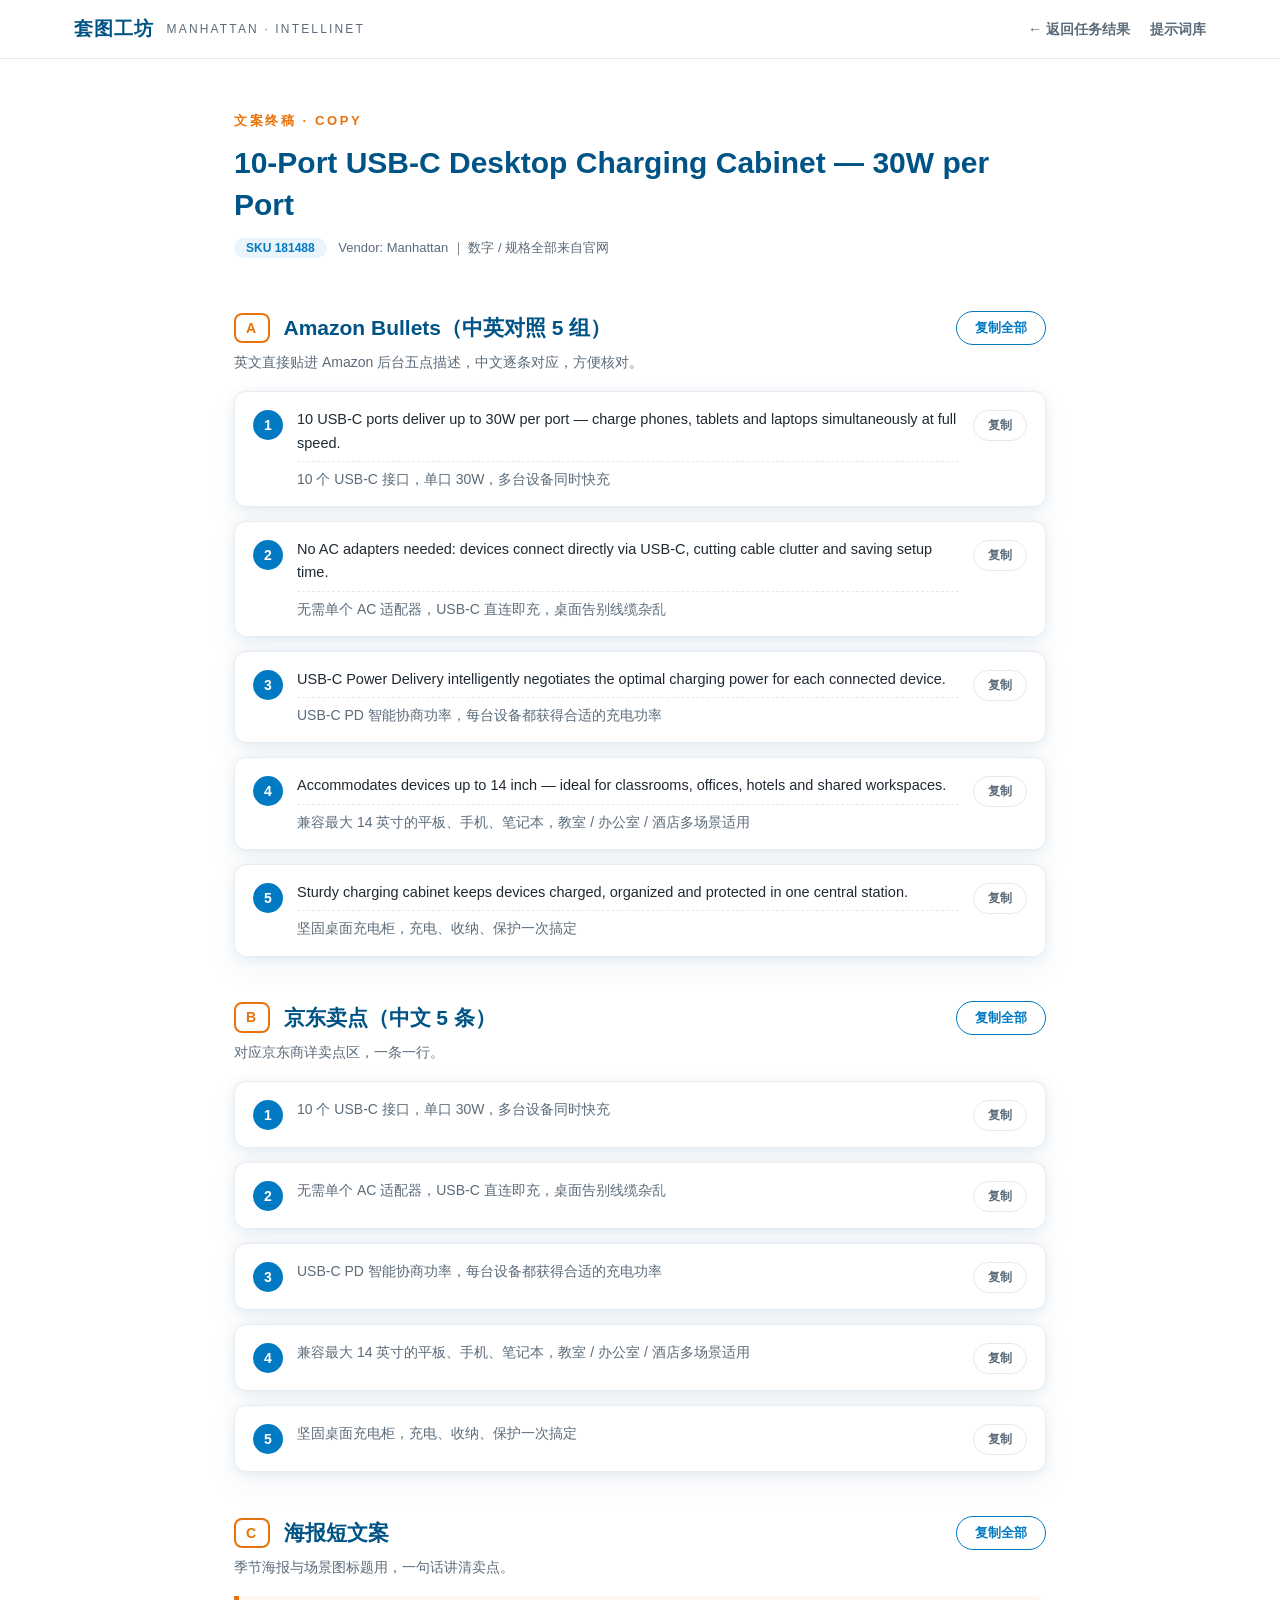
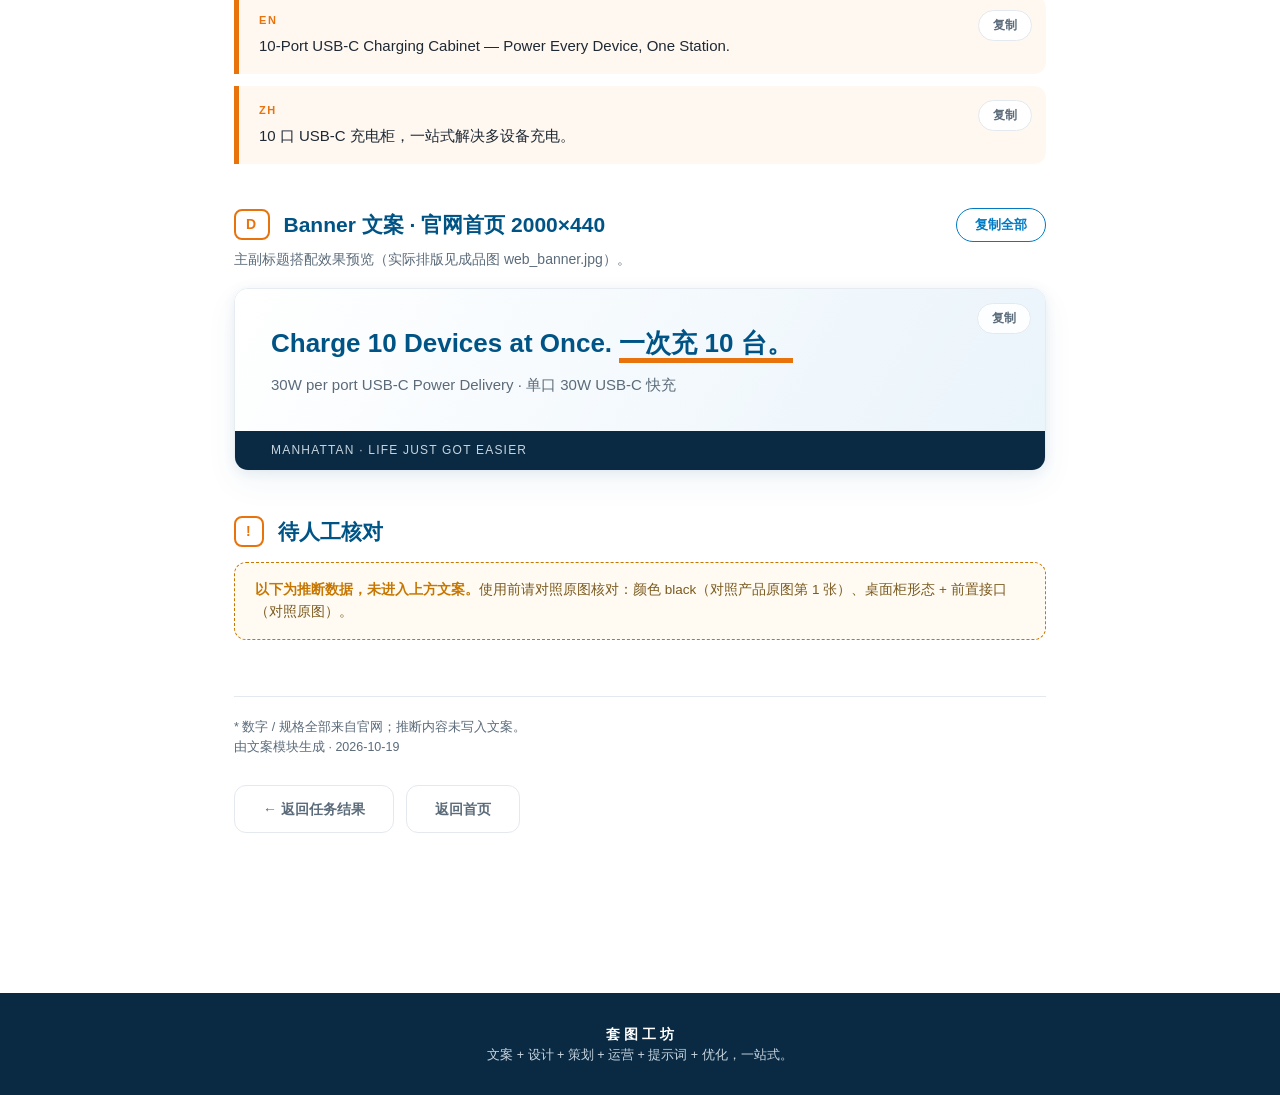
<file: design-draft/doc.html>
<!DOCTYPE html>
<html lang="zh-CN">
<head>
<meta charset="utf-8">
<meta name="viewport" content="width=device-width, initial-scale=1">
<title>文案终稿 · 套图工坊</title>
<link rel="stylesheet" href="style.css">
</head>
<body>

<header class="topbar">
  <div class="topbar-inner">
    <a class="logo" href="index.html">套图工坊</a>
    <span class="sub">MANHATTAN · INTELLINET</span>
    <nav class="nav">
      <a href="result.html">← 返回任务结果</a>
      <a href="prompts.html">提示词库</a>
    </nav>
  </div>
</header>

<div class="doc-page">
  <div class="doc-hero">
    <div class="kicker">文案终稿 · COPY</div>
    <h1>10-Port USB-C Desktop Charging Cabinet — 30W per Port</h1>
    <div class="sku"><b>SKU 181488</b> Vendor: Manhattan ｜ 数字 / 规格全部来自官网</div>
  </div>

  <!-- Amazon Bullets -->
  <section class="doc-sec">
    <div class="sec-kicker"><span class="sec-num">A</span><h2>Amazon Bullets（中英对照 5 组）</h2><span class="sec-copy"><button class="copy-all">复制全部</button></span></div>
    <p class="doc-lead">英文直接贴进 Amazon 后台五点描述，中文逐条对应，方便核对。</p>
    <ol class="bullet-list">
      <li><span class="n">1</span><span class="bi"><span class="en">10 USB-C ports deliver up to 30W per port — charge phones, tablets and laptops simultaneously at full speed.</span><span class="zh">10 个 USB-C 接口，单口 30W，多台设备同时快充</span></span><button class="copy-line">复制</button></li>
      <li><span class="n">2</span><span class="bi"><span class="en">No AC adapters needed: devices connect directly via USB-C, cutting cable clutter and saving setup time.</span><span class="zh">无需单个 AC 适配器，USB-C 直连即充，桌面告别线缆杂乱</span></span><button class="copy-line">复制</button></li>
      <li><span class="n">3</span><span class="bi"><span class="en">USB-C Power Delivery intelligently negotiates the optimal charging power for each connected device.</span><span class="zh">USB-C PD 智能协商功率，每台设备都获得合适的充电功率</span></span><button class="copy-line">复制</button></li>
      <li><span class="n">4</span><span class="bi"><span class="en">Accommodates devices up to 14 inch — ideal for classrooms, offices, hotels and shared workspaces.</span><span class="zh">兼容最大 14 英寸的平板、手机、笔记本，教室 / 办公室 / 酒店多场景适用</span></span><button class="copy-line">复制</button></li>
      <li><span class="n">5</span><span class="bi"><span class="en">Sturdy charging cabinet keeps devices charged, organized and protected in one central station.</span><span class="zh">坚固桌面充电柜，充电、收纳、保护一次搞定</span></span><button class="copy-line">复制</button></li>
    </ol>
  </section>

  <!-- 京东卖点 -->
  <section class="doc-sec">
    <div class="sec-kicker"><span class="sec-num">B</span><h2>京东卖点（中文 5 条）</h2><span class="sec-copy"><button class="copy-all">复制全部</button></span></div>
    <p class="doc-lead">对应京东商详卖点区，一条一行。</p>
    <ol class="bullet-list">
      <li><span class="n">1</span><span class="bi"><span class="zh" style="border:none;padding:0">10 个 USB-C 接口，单口 30W，多台设备同时快充</span></span><button class="copy-line">复制</button></li>
      <li><span class="n">2</span><span class="bi"><span class="zh" style="border:none;padding:0">无需单个 AC 适配器，USB-C 直连即充，桌面告别线缆杂乱</span></span><button class="copy-line">复制</button></li>
      <li><span class="n">3</span><span class="bi"><span class="zh" style="border:none;padding:0">USB-C PD 智能协商功率，每台设备都获得合适的充电功率</span></span><button class="copy-line">复制</button></li>
      <li><span class="n">4</span><span class="bi"><span class="zh" style="border:none;padding:0">兼容最大 14 英寸的平板、手机、笔记本，教室 / 办公室 / 酒店多场景适用</span></span><button class="copy-line">复制</button></li>
      <li><span class="n">5</span><span class="bi"><span class="zh" style="border:none;padding:0">坚固桌面充电柜，充电、收纳、保护一次搞定</span></span><button class="copy-line">复制</button></li>
    </ol>
  </section>

  <!-- 海报短文案 -->
  <section class="doc-sec">
    <div class="sec-kicker"><span class="sec-num">C</span><h2>海报短文案</h2><span class="sec-copy"><button class="copy-all">复制全部</button></span></div>
    <p class="doc-lead">季节海报与场景图标题用，一句话讲清卖点。</p>
    <div class="quote-card">
      <button class="copy-line">复制</button>
      <div class="lang">EN</div>
      10-Port USB-C Charging Cabinet — Power Every Device, One Station.
    </div>
    <div class="quote-card">
      <button class="copy-line">复制</button>
      <div class="lang">ZH</div>
      10 口 USB-C 充电柜，一站式解决多设备充电。
    </div>
  </section>

  <!-- Banner 文案 -->
  <section class="doc-sec">
    <div class="sec-kicker"><span class="sec-num">D</span><h2>Banner 文案 · 官网首页 2000×440</h2><span class="sec-copy"><button class="copy-all">复制全部</button></span></div>
    <p class="doc-lead">主副标题搭配效果预览（实际排版见成品图 web_banner.jpg）。</p>
    <div class="banner-mock">
      <button class="copy-line">复制</button>
      <div class="b-top">
        <div class="h">Charge 10 Devices at Once. <span class="u">一次充 10 台。</span></div>
        <div class="s">30W per port USB-C Power Delivery · 单口 30W USB-C 快充</div>
      </div>
      <div class="b-bar">MANHATTAN · LIFE JUST GOT EASIER</div>
    </div>
  </section>

  <!-- 待核对 -->
  <section class="doc-sec">
    <div class="sec-kicker"><span class="sec-num">!</span><h2>待人工核对</h2></div>
    <div class="callout">
      <b>以下为推断数据，未进入上方文案。</b>使用前请对照原图核对：颜色 black（对照产品原图第 1 张）、桌面柜形态 + 前置接口（对照原图）。
    </div>
  </section>

  <div class="doc-foot">
    * 数字 / 规格全部来自官网；推断内容未写入文案。<br>
    由文案模块生成 · 2026-10-19
  </div>

  <div class="btn-row">
    <a class="btn-ghost" href="result.html">← 返回任务结果</a>
    <a class="btn-ghost" href="index.html">返回首页</a>
  </div>
</div>

<footer>
  <div class="flogo">套图工坊</div>
  <div>文案 + 设计 + 策划 + 运营 + 提示词 + 优化，一站式。</div>
</footer>

<script>
function cleanText(host){
  var c = host.cloneNode(true);
  c.querySelectorAll('.copy-line,.copy-all').forEach(function(x){ x.remove(); });
  return c.innerText.trim();
}
function doCopy(text, btn){
  var done = function(){ var t = btn.textContent; btn.textContent = '已复制 ✓';
    setTimeout(function(){ btn.textContent = t; }, 1400); };
  if (navigator.clipboard && navigator.clipboard.writeText) {
    navigator.clipboard.writeText(text).then(done, done);
  } else { done(); }
}
document.querySelectorAll('.copy-line').forEach(function(b){
  b.addEventListener('click', function(e){
    e.stopPropagation();
    var host = b.closest('li, .quote-card, .banner-mock');
    doCopy(host ? cleanText(host) : '', b);
  });
});
document.querySelectorAll('.copy-all').forEach(function(b){
  b.addEventListener('click', function(){
    var sec = b.closest('.doc-sec');
    doCopy(sec ? cleanText(sec) : '', b);
  });
});
</script>

</body>
</html>
</file>
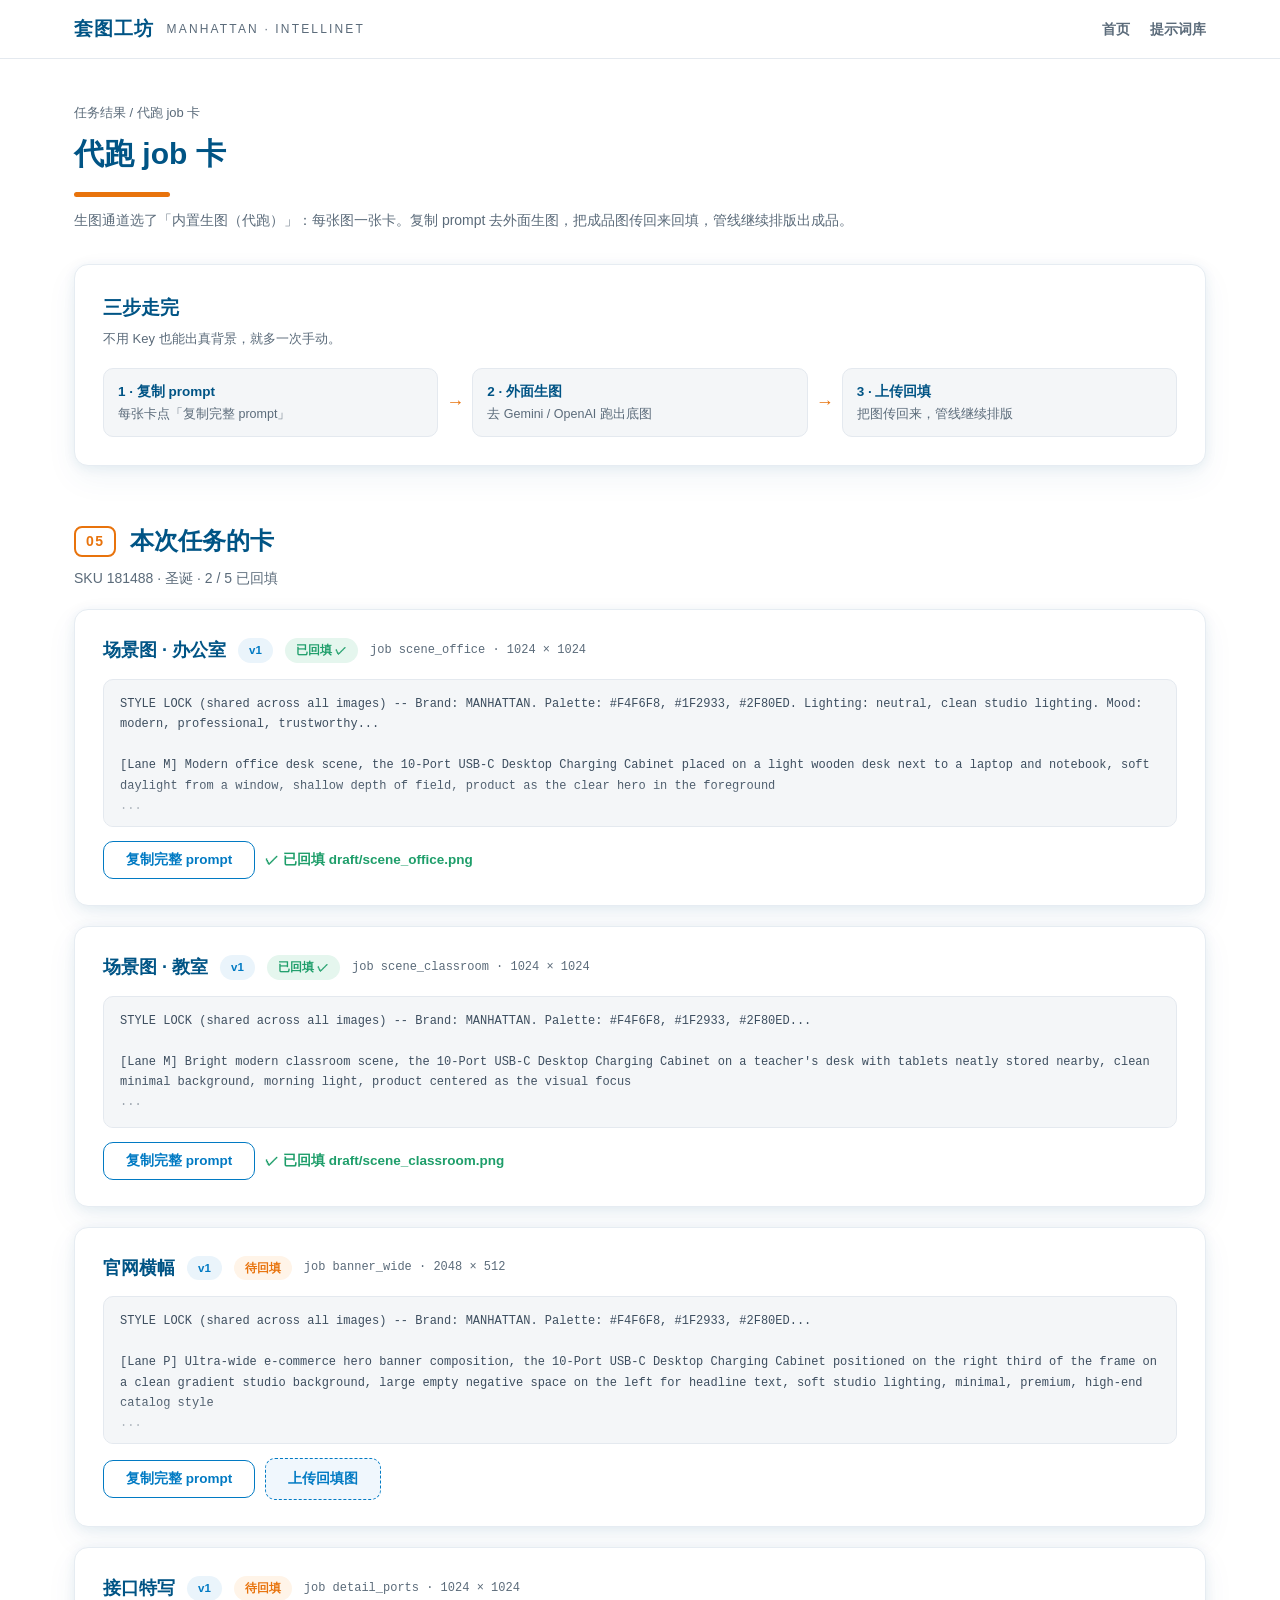
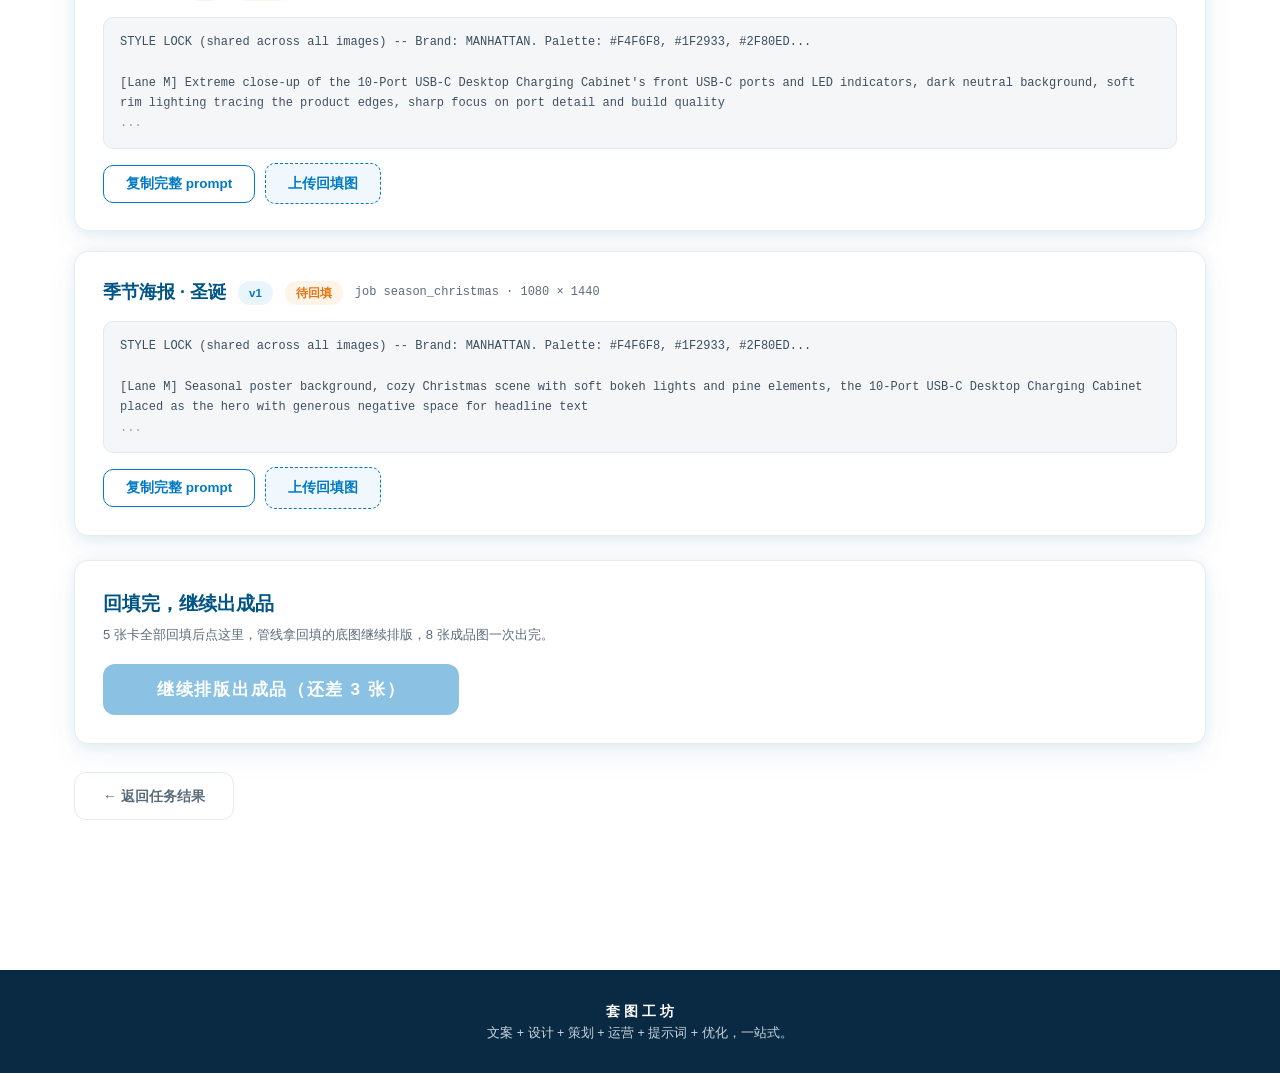
<file: design-draft/job.html>
<!DOCTYPE html>
<html lang="zh-CN">
<head>
<meta charset="utf-8">
<meta name="viewport" content="width=device-width, initial-scale=1">
<title>代跑 job 卡 · 套图工坊</title>
<link rel="stylesheet" href="style.css">
</head>
<body>

<header class="topbar">
  <div class="topbar-inner">
    <a class="logo" href="index.html">套图工坊</a>
    <span class="sub">MANHATTAN · INTELLINET</span>
    <nav class="nav">
      <a href="index.html">首页</a>
      <a href="prompts.html">提示词库</a>
    </nav>
  </div>
</header>

<div class="page">
  <div class="page-head">
    <div class="crumb">任务结果 / 代跑 job 卡</div>
    <h1>代跑 job 卡</h1>
    <div class="orange-rule"></div>
    <p>生图通道选了「内置生图（代跑）」：每张图一张卡。复制 prompt 去外面生图，把成品图传回来回填，管线继续排版出成品。</p>
  </div>

  <!-- 流程条 -->
  <section class="card">
    <h2>三步走完</h2>
    <p class="hint">不用 Key 也能出真背景，就多一次手动。</p>
    <div class="flow">
      <div class="step"><b>1 · 复制 prompt</b>每张卡点「复制完整 prompt」</div>
      <div class="arr">→</div>
      <div class="step"><b>2 · 外面生图</b>去 Gemini / OpenAI 跑出底图</div>
      <div class="arr">→</div>
      <div class="step"><b>3 · 上传回填</b>把图传回来，管线继续排版</div>
    </div>
  </section>

  <div class="sec-kicker"><span class="sec-num">05</span><h2>本次任务的卡</h2></div>
  <p class="sec-lead">SKU 181488 · 圣诞 · 2 / 5 已回填</p>

  <!-- 卡 1：已回填 -->
  <div class="tpl-group" id="j-scene_office">
    <div class="tpl-head">
      <h3>场景图 · 办公室</h3>
      <span class="ver">v1</span>
      <span class="trig auto">已回填 ✓</span>
      <span class="tpl-id">job scene_office · 1024 × 1024</span>
    </div>
    <div class="tpl-prompt">STYLE LOCK (shared across all images) -- Brand: MANHATTAN. Palette: #F4F6F8, #1F2933, #2F80ED. Lighting: neutral, clean studio lighting. Mood: modern, professional, trustworthy...

[Lane M] Modern office desk scene, the 10-Port USB-C Desktop Charging Cabinet placed on a light wooden desk next to a laptop and notebook, soft daylight from a window, shallow depth of field, product as the clear hero in the foreground
...</div>
    <div class="tpl-actions">
      <button class="copy-btn" data-tpl="scene_office">复制完整 prompt</button>
      <span class="fill-state ok">✓ 已回填 draft/scene_office.png</span>
    </div>
  </div>

  <!-- 卡 2：已回填 -->
  <div class="tpl-group" id="j-scene_classroom">
    <div class="tpl-head">
      <h3>场景图 · 教室</h3>
      <span class="ver">v1</span>
      <span class="trig auto">已回填 ✓</span>
      <span class="tpl-id">job scene_classroom · 1024 × 1024</span>
    </div>
    <div class="tpl-prompt">STYLE LOCK (shared across all images) -- Brand: MANHATTAN. Palette: #F4F6F8, #1F2933, #2F80ED...

[Lane M] Bright modern classroom scene, the 10-Port USB-C Desktop Charging Cabinet on a teacher's desk with tablets neatly stored nearby, clean minimal background, morning light, product centered as the visual focus
...</div>
    <div class="tpl-actions">
      <button class="copy-btn" data-tpl="scene_classroom">复制完整 prompt</button>
      <span class="fill-state ok">✓ 已回填 draft/scene_classroom.png</span>
    </div>
  </div>

  <!-- 卡 3：待回填 -->
  <div class="tpl-group" id="j-banner_wide">
    <div class="tpl-head">
      <h3>官网横幅</h3>
      <span class="ver">v1</span>
      <span class="trig season">待回填</span>
      <span class="tpl-id">job banner_wide · 2048 × 512</span>
    </div>
    <div class="tpl-prompt">STYLE LOCK (shared across all images) -- Brand: MANHATTAN. Palette: #F4F6F8, #1F2933, #2F80ED...

[Lane P] Ultra-wide e-commerce hero banner composition, the 10-Port USB-C Desktop Charging Cabinet positioned on the right third of the frame on a clean gradient studio background, large empty negative space on the left for headline text, soft studio lighting, minimal, premium, high-end catalog style
...</div>
    <div class="tpl-actions">
      <button class="copy-btn" data-tpl="banner_wide">复制完整 prompt</button>
      <label class="upload-btn">上传回填图<input type="file" accept="image/*" hidden></label>
    </div>
  </div>

  <!-- 卡 4：待回填 -->
  <div class="tpl-group" id="j-detail_ports">
    <div class="tpl-head">
      <h3>接口特写</h3>
      <span class="ver">v1</span>
      <span class="trig season">待回填</span>
      <span class="tpl-id">job detail_ports · 1024 × 1024</span>
    </div>
    <div class="tpl-prompt">STYLE LOCK (shared across all images) -- Brand: MANHATTAN. Palette: #F4F6F8, #1F2933, #2F80ED...

[Lane M] Extreme close-up of the 10-Port USB-C Desktop Charging Cabinet's front USB-C ports and LED indicators, dark neutral background, soft rim lighting tracing the product edges, sharp focus on port detail and build quality
...</div>
    <div class="tpl-actions">
      <button class="copy-btn" data-tpl="detail_ports">复制完整 prompt</button>
      <label class="upload-btn">上传回填图<input type="file" accept="image/*" hidden></label>
    </div>
  </div>

  <!-- 卡 5：待回填 -->
  <div class="tpl-group" id="j-season_poster">
    <div class="tpl-head">
      <h3>季节海报 · 圣诞</h3>
      <span class="ver">v1</span>
      <span class="trig season">待回填</span>
      <span class="tpl-id">job season_christmas · 1080 × 1440</span>
    </div>
    <div class="tpl-prompt">STYLE LOCK (shared across all images) -- Brand: MANHATTAN. Palette: #F4F6F8, #1F2933, #2F80ED...

[Lane M] Seasonal poster background, cozy Christmas scene with soft bokeh lights and pine elements, the 10-Port USB-C Desktop Charging Cabinet placed as the hero with generous negative space for headline text
...</div>
    <div class="tpl-actions">
      <button class="copy-btn" data-tpl="season_poster">复制完整 prompt</button>
      <label class="upload-btn">上传回填图<input type="file" accept="image/*" hidden></label>
    </div>
  </div>

  <!-- 续跑 -->
  <section class="card">
    <h2>回填完，继续出成品</h2>
    <p class="hint">5 张卡全部回填后点这里，管线拿回填的底图继续排版，8 张成品图一次出完。</p>
    <button class="btn-primary" disabled>继续排版出成品（还差 3 张）</button>
  </section>

  <div class="btn-row">
    <a class="btn-ghost" href="result.html">← 返回任务结果</a>
  </div>
</div>

<footer>
  <div class="flogo">套图工坊</div>
  <div>文案 + 设计 + 策划 + 运营 + 提示词 + 优化，一站式。</div>
</footer>

<script>
const PROMPTS = {
scene_office: "STYLE LOCK...（完整 prompt，演示从略，见提示词库）",
scene_classroom: "STYLE LOCK...（完整 prompt，演示从略，见提示词库）",
banner_wide: "STYLE LOCK...（完整 prompt，演示从略，见提示词库）",
detail_ports: "STYLE LOCK...（完整 prompt，演示从略，见提示词库）",
season_poster: "STYLE LOCK...（完整 prompt，演示从略，见提示词库）"
};
document.querySelectorAll('.copy-btn').forEach(function(btn){
  btn.addEventListener('click', function(){
    var id = btn.getAttribute('data-tpl');
    var done = function(){ var t = btn.textContent; btn.textContent = '已复制 ✓'; setTimeout(function(){ btn.textContent = t; }, 1600); };
    if (navigator.clipboard && navigator.clipboard.writeText) {
      navigator.clipboard.writeText(PROMPTS[id] || '').then(done, done);
    } else { done(); }
  });
});
// 上传回填（演示：选中文件后变"已回填"态）
document.querySelectorAll('.upload-btn input').forEach(function(inp){
  inp.addEventListener('change', function(){
    if (!inp.files.length) return;
    var label = inp.closest('.upload-btn');
    var ok = document.createElement('span');
    ok.className = 'fill-state ok';
    ok.textContent = '✓ 已回填 ' + inp.files[0].name;
    label.replaceWith(ok);
    var badge = inp.closest('.tpl-group').querySelector('.trig');
    if (badge) { badge.className = 'trig auto'; badge.textContent = '已回填 ✓'; }
  });
});
</script>

</body>
</html>
</file>
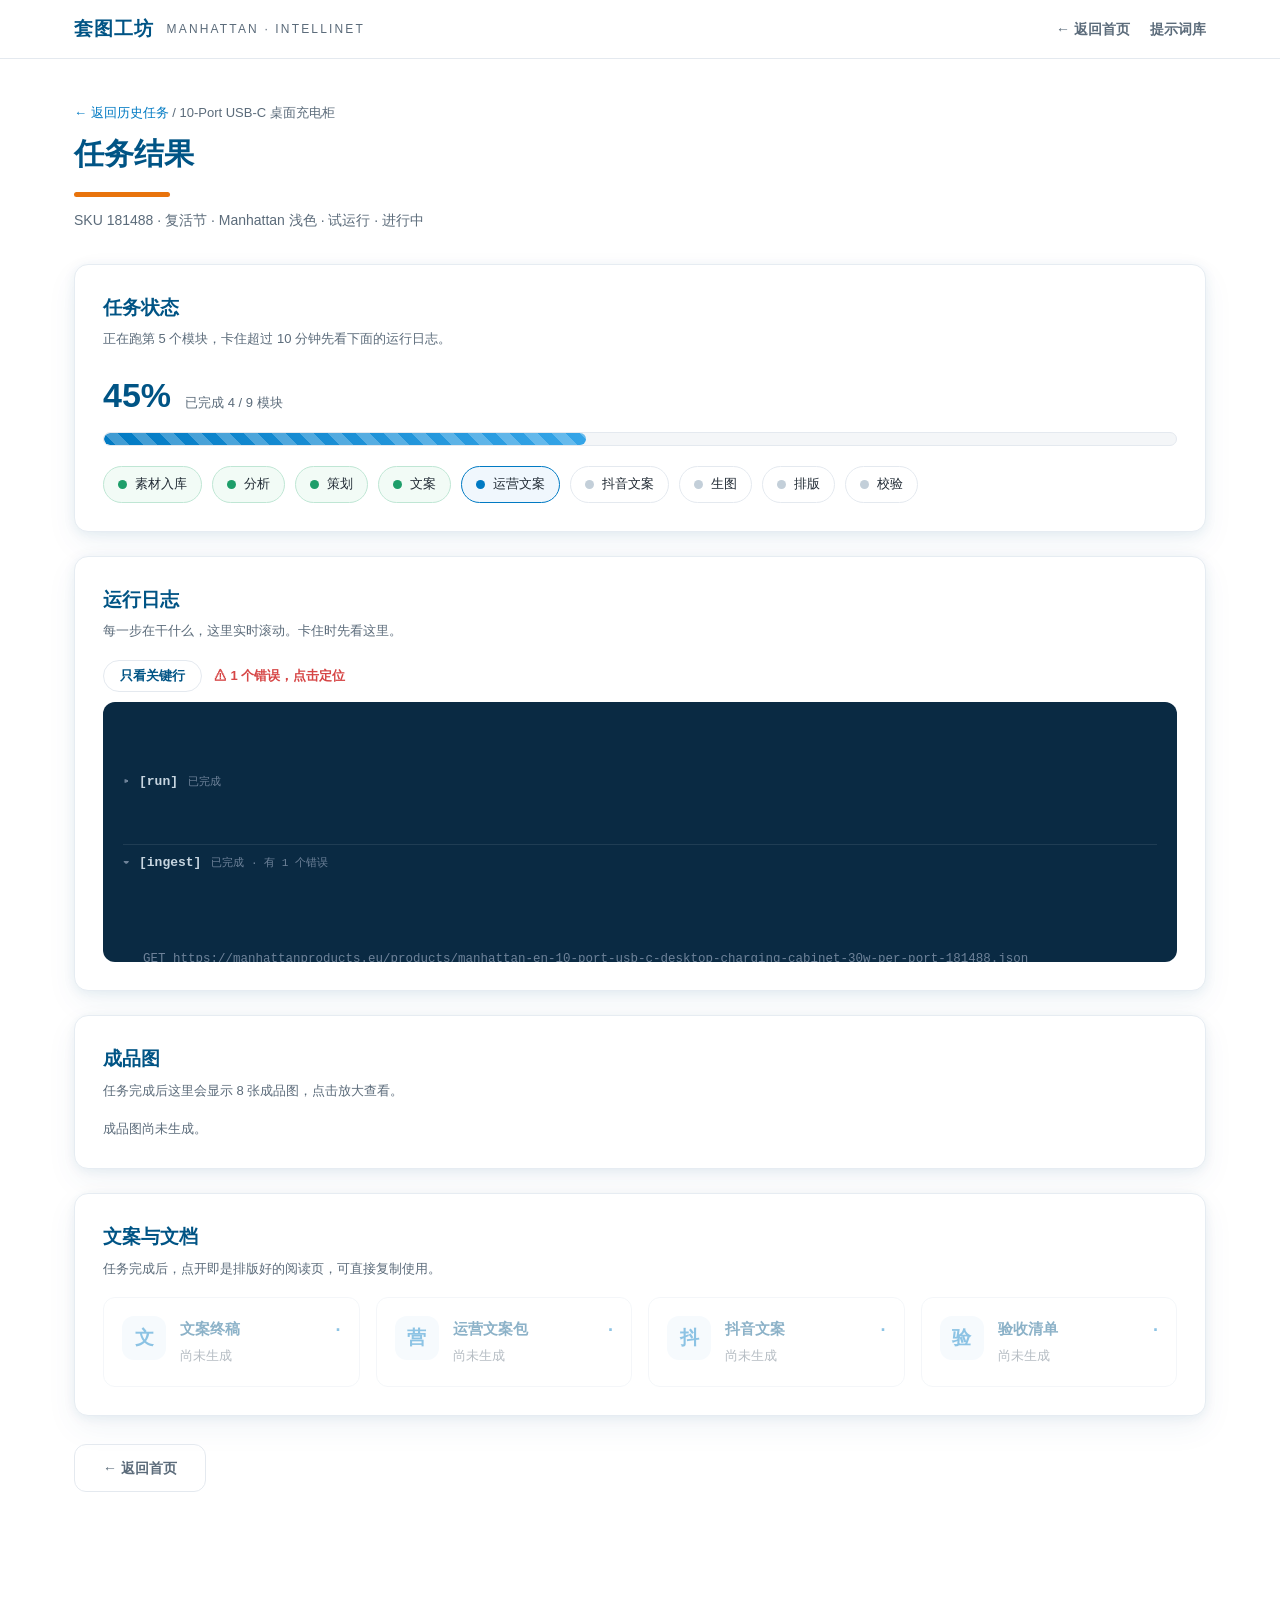
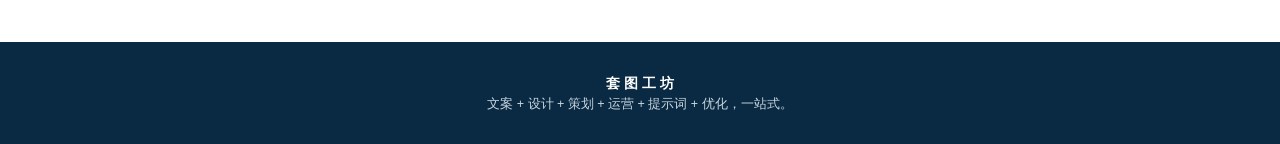
<file: design-draft/result_running.html>
<!DOCTYPE html>
<html lang="zh-CN">
<head>
<meta charset="utf-8">
<meta name="viewport" content="width=device-width, initial-scale=1">
<title>任务结果（运行中） · 套图工坊</title>
<link rel="stylesheet" href="style.css">
</head>
<body>

<header class="topbar">
  <div class="topbar-inner">
    <a class="logo" href="index.html">套图工坊</a>
    <span class="sub">MANHATTAN · INTELLINET</span>
    <nav class="nav">
      <a href="index.html">← 返回首页</a>
      <a href="prompts.html">提示词库</a>
    </nav>
  </div>
</header>

<div class="page">
  <div class="page-head">
    <div class="crumb"><a href="index.html">← 返回历史任务</a> / 10-Port USB-C 桌面充电柜</div>
    <h1>任务结果</h1>
    <div class="orange-rule"></div>
    <p>SKU 181488 · 复活节 · Manhattan 浅色 · 试运行 · 进行中</p>
  </div>

  <!-- ============ 任务状态 ============ -->
  <section class="card">
    <h2>任务状态</h2>
    <p class="hint">正在跑第 5 个模块，卡住超过 10 分钟先看下面的运行日志。</p>
    <div class="progress-wrap">
      <div class="progress-meta">
        <span class="pct">45%</span>
        <span class="txt">已完成 4 / 9 模块</span>
      </div>
      <div class="progress"><div class="fill running" style="width:45%"></div></div>
    </div>
    <ul class="mod-status">
      <li class="st-done"><span class="dot"></span>素材入库</li>
      <li class="st-done"><span class="dot"></span>分析</li>
      <li class="st-done"><span class="dot"></span>策划</li>
      <li class="st-done"><span class="dot"></span>文案</li>
      <li class="st-running"><span class="dot"></span>运营文案</li>
      <li><span class="dot"></span>抖音文案</li>
      <li><span class="dot"></span>生图</li>
      <li><span class="dot"></span>排版</li>
      <li><span class="dot"></span>校验</li>
    </ul>
  </section>

  <!-- ============ 实时日志 ============ -->
  <section class="card">
    <h2>运行日志</h2>
    <p class="hint">每一步在干什么，这里实时滚动。卡住时先看这里。</p>
    <div class="log-tools">
      <button class="log-toggle">只看关键行</button>
      <a class="err-bar" href="#lg-ingest">⚠ 1 个错误，点击定位</a>
    </div>
    <div class="logbox" id="logbox">
      <details class="log-group">
        <summary><span>[run]</span><span class="lg-state">已完成</span></summary>
        <div class="lg-body"><span class="dim">执行顺序: ingest, analyze, plan, copy, ops_copy, douyin, generate, layout, validate</span></div>
      </details>
      <details class="log-group" id="lg-ingest" open>
        <summary><span>[ingest]</span><span class="lg-state">已完成 · 有 1 个错误</span></summary>
        <div class="lg-body"><span class="dim">GET https://manhattanproducts.eu/products/manhattan-en-10-port-usb-c-desktop-charging-cabinet-30w-per-port-181488.json</span>
<span class="ok">产品信息拉取成功，12 张原图</span>
<span class="dim">下载 1/12 raw/01.jpg · 已用 8 秒</span>
<span class="dim">下载 2/12 raw/02.jpg · 已用 11 秒</span>
<span class="err">下载 3/12 raw/03.jpg … 失败：连接超时</span>
<span class="warn">下载 3/12 raw/03.jpg … 重试 1/3</span>
<span class="dim">下载 3/12 raw/03.jpg · 已用 21 秒</span>
<span class="dim">下载 12/12 raw/12.jpg · 已用 96 秒</span></div>
      </details>
      <details class="log-group">
        <summary><span>[analyze]</span><span class="lg-state">已完成</span></summary>
        <div class="lg-body"><span class="ok">事实分级完成：official 23 条 / visible 11 条 / inferred 4 条（未进文案）</span></div>
      </details>
      <details class="log-group">
        <summary><span>[plan]</span><span class="lg-state">已完成</span></summary>
        <div class="lg-body"><span class="ok">三型诊断：痛点型 65% → 12 图位规划完成</span></div>
      </details>
      <details class="log-group">
        <summary><span>[copy]</span><span class="lg-state">已完成</span></summary>
        <div class="lg-body"><span class="ok">文案终稿写入（Amazon 5 条 / 京东 5 条 / 海报 / Banner）</span></div>
      </details>
      <details class="log-group" open>
        <summary><span>[ops_copy]</span><span class="lg-state run">运行中</span></summary>
        <div class="lg-body"><span class="dim">运营文案包生成中 …</span></div>
      </details>
    </div>
  </section>

  <!-- ============ 成品图 ============ -->
  <section class="card">
    <h2>成品图</h2>
    <p class="hint">任务完成后这里会显示 8 张成品图，点击放大查看。</p>
    <p class="hint" style="margin:0">成品图尚未生成。</p>
  </section>

  <!-- ============ 文案与文档 ============ -->
  <section class="card">
    <h2>文案与文档</h2>
    <p class="hint">任务完成后，点开即是排版好的阅读页，可直接复制使用。</p>
    <div class="doc-cards">
      <a class="doc-card" style="opacity:.45;pointer-events:none">
        <span class="ico">文</span>
        <span><span class="t">文案终稿</span><br><span class="d">尚未生成</span></span>
        <span class="go">·</span>
      </a>
      <a class="doc-card" style="opacity:.45;pointer-events:none">
        <span class="ico">营</span>
        <span><span class="t">运营文案包</span><br><span class="d">尚未生成</span></span>
        <span class="go">·</span>
      </a>
      <a class="doc-card" style="opacity:.45;pointer-events:none">
        <span class="ico">抖</span>
        <span><span class="t">抖音文案</span><br><span class="d">尚未生成</span></span>
        <span class="go">·</span>
      </a>
      <a class="doc-card" style="opacity:.45;pointer-events:none">
        <span class="ico">验</span>
        <span><span class="t">验收清单</span><br><span class="d">尚未生成</span></span>
        <span class="go">·</span>
      </a>
    </div>
  </section>

  <div class="btn-row">
    <a class="btn-ghost" href="index.html">← 返回首页</a>
  </div>
</div>

<footer>
  <div class="flogo">套图工坊</div>
  <div>文案 + 设计 + 策划 + 运营 + 提示词 + 优化，一站式。</div>
</footer>

</body>
</html>
</file>
<file: design-draft/style.css>
/* 套图工坊 · 设计草图样式 —— 沿用 MANHATTAN 浅色系（showcase.html） */
:root{
  --bg:#FFFFFF;
  --bg-alt:#F4F6F8;
  --ink:#1F2933;
  --headline:#005485;
  --brand:#017AC3;
  --accent:#E8730C;
  --deep:#0A2A43;
  --muted:#5B6B7A;
  --line:#E4E9EF;
  --ok:#1E9E6A;
  --warn:#C77700;
  --bad:#D64545;
  --card-shadow:0 2px 12px rgba(0,84,133,.08),0 12px 32px rgba(0,84,133,.06);
  --radius:14px;
}
*{margin:0;padding:0;box-sizing:border-box}
html{-webkit-text-size-adjust:100%}
body{
  font-family:"Noto Sans CJK SC","PingFang SC","Hiragino Sans GB","Microsoft YaHei",sans-serif;
  background:var(--bg);color:var(--ink);line-height:1.6;
}
a{color:var(--brand);text-decoration:none}

/* ===== 顶栏 ===== */
.topbar{background:#fff;border-bottom:1px solid var(--line);position:sticky;top:0;z-index:50}
.topbar-inner{max-width:1180px;margin:0 auto;padding:14px 24px;display:flex;align-items:center;gap:12px}
.logo{font-weight:800;font-size:19px;color:var(--headline);letter-spacing:.06em}
.topbar .sub{font-size:12px;color:var(--muted);letter-spacing:.18em}
.topbar .back{margin-left:auto;font-size:14px}

/* ===== 页面骨架 ===== */
.page{max-width:1180px;margin:0 auto;padding:0 24px 80px}
.page-head{padding:44px 0 8px;text-align:left}
.page-head h1{font-size:30px;font-weight:800;color:var(--headline)}
.orange-rule{width:96px;height:5px;background:var(--accent);border-radius:3px;margin:14px 0 0}
.page-head p{margin-top:12px;color:var(--muted);font-size:14px}
.page-head .crumb{font-size:13px;color:var(--muted);margin-bottom:6px}

/* ===== 卡片 ===== */
.card{
  background:#fff;border:1px solid #E6ECF2;border-radius:var(--radius);
  box-shadow:var(--card-shadow);padding:28px;margin-top:24px;
}
.card>h2{font-size:19px;font-weight:800;color:var(--headline);margin-bottom:6px}
.card>.hint{font-size:13px;color:var(--muted);margin-bottom:18px}

/* ===== 表单 ===== */
.field{margin-bottom:18px}
.field label{display:block;font-size:14px;font-weight:700;color:var(--headline);margin-bottom:8px}
.field .sub{font-weight:400;color:var(--muted);font-size:12px}
.field input[type=text],.field input[type=password],.field input[type=number],.field select{
  width:100%;padding:12px 14px;font-size:15px;border:1.5px solid var(--line);
  border-radius:10px;color:var(--ink);background:#fff;outline:none;transition:border-color .2s;
}
.field input:focus,.field select:focus{border-color:var(--brand)}
.form-grid{display:grid;grid-template-columns:repeat(auto-fit,minmax(220px,1fr));gap:18px}
.form-grid-2{display:grid;grid-template-columns:1fr 1fr;gap:18px}
.check-line{display:flex!important;align-items:center;gap:10px;font-weight:700!important;cursor:pointer}
.check-line input{width:20px;height:20px;accent-color:var(--brand)}

/* 模块多选：可勾选卡片 */
.mod-grid{display:grid;grid-template-columns:repeat(auto-fill,minmax(200px,1fr));gap:12px}
.mod-item{display:block;cursor:pointer;position:relative}
.mod-item input{position:absolute;opacity:0;pointer-events:none}
.mod-box{
  display:block;border:1.5px solid var(--line);border-radius:12px;padding:14px 16px;background:#fff;
  transition:border-color .2s,box-shadow .2s,background .2s;min-height:88px;
}
.mod-box .t{font-weight:800;font-size:15px;color:var(--headline)}
.mod-box .d{font-size:12px;color:var(--muted)}
.mod-item input:checked+.mod-box{border-color:var(--brand);background:#F0F7FD;box-shadow:0 0 0 3px rgba(1,122,195,.12)}
.mod-item input:checked+.mod-box .t::after{content:" ✓";color:var(--brand)}

/* 按钮 */
.btn-row{margin-top:28px;display:flex;gap:12px}
.btn-primary{
  display:inline-block;background:var(--brand);color:#fff;font-weight:800;font-size:17px;
  padding:14px 54px;border:none;border-radius:12px;cursor:pointer;letter-spacing:.1em;
  box-shadow:0 6px 18px rgba(1,122,195,.28);transition:transform .15s,box-shadow .15s;
}
.btn-primary:hover{transform:translateY(-2px);box-shadow:0 10px 24px rgba(1,122,195,.34)}
.btn-ghost{
  display:inline-block;border:1.5px solid var(--line);color:var(--muted);font-weight:700;
  padding:12px 28px;border-radius:12px;font-size:14px;
}
.btn-ghost:hover{border-color:var(--brand);color:var(--brand)}

/* ===== 历史任务 ===== */
.sec-kicker{display:flex;align-items:center;gap:14px;margin:56px 0 6px}
.sec-num{font-size:14px;font-weight:800;color:var(--accent);border:2px solid var(--accent);border-radius:8px;padding:2px 10px;letter-spacing:.1em;white-space:nowrap}
.sec-kicker h2{font-size:24px;font-weight:800;color:var(--headline)}
.sec-lead{color:var(--muted);font-size:14px;margin-bottom:8px}
.job-list{display:flex;flex-direction:column;gap:14px;margin-top:16px}
.job-row{
  display:grid;grid-template-columns:120px 1fr auto;gap:20px;align-items:center;
  background:#fff;border:1px solid #E6ECF2;border-radius:var(--radius);
  box-shadow:var(--card-shadow);padding:16px 20px;transition:transform .2s,box-shadow .2s;
}
.job-row:hover{transform:translateY(-2px);box-shadow:0 6px 18px rgba(0,84,133,.12),0 18px 44px rgba(0,84,133,.10)}
.job-thumb{width:120px;height:90px;border-radius:10px;overflow:hidden;background:var(--bg-alt);border:1px solid var(--line)}
.job-thumb img{width:100%;height:100%;object-fit:cover;display:block}
.job-info .jt{font-weight:800;font-size:16px;color:var(--headline)}
.job-info .jm{font-size:13px;color:var(--muted);margin-top:4px}
.job-side{display:flex;align-items:center;gap:14px}
.pill{font-size:12px;font-weight:800;border-radius:999px;padding:5px 14px;white-space:nowrap}
.pill.done{background:#E5F6EE;color:var(--ok)}
.pill.running{background:#E7F2FB;color:var(--brand);animation:pulse 1.6s ease infinite}
.pill.failed{background:#FDECEC;color:var(--bad)}
.pill.pending{background:var(--bg-alt);color:var(--muted)}
@keyframes pulse{0%,100%{opacity:1}50%{opacity:.55}}

/* ===== 进度 ===== */
.progress-wrap{margin-top:6px}
.progress-meta{display:flex;align-items:baseline;gap:14px;margin-bottom:10px}
.pct{font-size:34px;font-weight:800;color:var(--headline)}
.progress-meta .txt{font-size:13px;color:var(--muted)}
.progress{height:14px;background:var(--bg-alt);border-radius:999px;overflow:hidden;border:1px solid var(--line)}
.progress .fill{height:100%;background:linear-gradient(90deg,var(--brand),#35A5E8);border-radius:999px;transition:width .6s ease}
.progress .fill.running{background-image:linear-gradient(45deg,rgba(255,255,255,.25) 25%,transparent 25%,transparent 50%,rgba(255,255,255,.25) 50%,rgba(255,255,255,.25) 75%,transparent 75%),linear-gradient(90deg,var(--brand),#35A5E8);background-size:28px 28px,cover;animation:stripes 1s linear infinite}
@keyframes stripes{to{background-position:28px 0,0 0}}

/* 模块 pill 一排 */
.mod-status{list-style:none;display:flex;flex-wrap:wrap;gap:10px;margin-top:20px}
.mod-status li{display:flex;align-items:center;gap:8px;font-size:13px;border:1px solid var(--line);border-radius:999px;padding:7px 14px;background:#fff}
.mod-status .dot{width:9px;height:9px;border-radius:50%;background:#C3CFD9}
.mod-status li.st-done{border-color:#BFE6D4;background:#F2FBF6}
.mod-status li.st-done .dot{background:var(--ok)}
.mod-status li.st-running{border-color:var(--brand);background:#F0F7FD}
.mod-status li.st-running .dot{background:var(--brand);animation:pulse 1.2s infinite}
.mod-status li.st-failed{border-color:#F3C1C1;background:#FDF3F3}
.mod-status li.st-failed .dot{background:var(--bad)}
.mod-status .en{color:var(--muted);font-size:11px}

/* ===== 实时日志 ===== */
.logbox{
  background:var(--deep);color:#C7D5E0;border-radius:12px;padding:18px 20px;
  font-family:"JetBrains Mono","SFMono-Regular",Consolas,"Courier New",monospace;
  font-size:12.5px;line-height:1.75;height:260px;overflow-y:auto;white-space:pre-wrap;
}
.logbox .ok{color:#7BD88F}.logbox .warn{color:#F2B544}.logbox .err{color:#F28B8B}.logbox .dim{color:#6E8299}

/* ===== 成品图网格 ===== */
.shot-grid{display:grid;grid-template-columns:repeat(auto-fill,minmax(240px,1fr));gap:18px;margin-top:6px}
.shot{border:1px solid #E6ECF2;border-radius:12px;overflow:hidden;background:#fff;cursor:zoom-in;transition:transform .2s,box-shadow .2s}
.shot:hover{transform:translateY(-3px);box-shadow:var(--card-shadow)}
.shot .thumb{background:var(--bg-alt);aspect-ratio:1/1;overflow:hidden;display:flex;align-items:center;justify-content:center}
.shot .thumb img{width:100%;height:100%;object-fit:contain;display:block}
.shot .fname{padding:10px 14px;font-size:12.5px;color:var(--muted);border-top:1px solid var(--line)}
.shot .fname b{display:block;color:var(--headline);font-size:13.5px}

/* 灯箱 */
.lightbox{position:fixed;inset:0;background:rgba(10,42,67,.88);display:none;align-items:center;justify-content:center;z-index:100;cursor:zoom-out;padding:32px}
.lightbox.open{display:flex}
.lightbox img{max-width:92vw;max-height:88vh;border-radius:12px;box-shadow:0 24px 80px rgba(0,0,0,.5)}
.lightbox .cap{position:absolute;bottom:26px;left:0;right:0;text-align:center;color:#fff;font-size:14px}

/* ===== 文档入口卡片 ===== */
.doc-cards{display:grid;grid-template-columns:repeat(auto-fill,minmax(250px,1fr));gap:16px;margin-top:6px}
.doc-card{
  display:flex;gap:14px;align-items:flex-start;border:1px solid #E6ECF2;border-radius:12px;
  padding:18px;background:#fff;transition:transform .2s,box-shadow .2s,border-color .2s;
}
.doc-card:hover{transform:translateY(-3px);box-shadow:var(--card-shadow);border-color:var(--brand)}
.doc-card .ico{flex:none;width:44px;height:44px;border-radius:12px;background:#EAF4FB;color:var(--brand);font-weight:800;font-size:19px;display:flex;align-items:center;justify-content:center}
.doc-card .t{font-weight:800;color:var(--headline);font-size:15px}
.doc-card .d{font-size:12.5px;color:var(--muted);margin-top:2px}
.doc-card .go{margin-left:auto;color:var(--brand);font-weight:800;font-size:18px}

/* ===== 文案阅读页 ===== */
.doc-page{max-width:860px;margin:0 auto;padding:0 24px 90px}
.doc-hero{padding:52px 0 8px}
.doc-hero .kicker{font-size:13px;font-weight:800;color:var(--accent);letter-spacing:.2em;margin-bottom:10px}
.doc-hero h1{font-size:30px;font-weight:800;color:var(--headline);line-height:1.4}
.doc-hero .sku{margin-top:12px;font-size:13px;color:var(--muted)}
.doc-hero .sku b{color:var(--brand);background:#EAF4FB;border-radius:999px;padding:3px 12px;font-size:12px;margin-right:8px}
.doc-sec{margin-top:44px}
.doc-sec>.sec-kicker{margin:0 0 6px}
.doc-sec>.sec-kicker h2{font-size:21px}
.doc-lead{color:var(--muted);font-size:14px;margin-bottom:18px}
.bullet-list{list-style:none;display:flex;flex-direction:column;gap:14px;margin-top:8px}
.bullet-list li{display:flex;gap:14px;background:#fff;border:1px solid #E6ECF2;border-radius:12px;padding:16px 18px;box-shadow:var(--card-shadow)}
.bullet-list .n{flex:none;width:30px;height:30px;border-radius:50%;background:var(--brand);color:#fff;font-weight:800;font-size:14px;display:flex;align-items:center;justify-content:center;margin-top:2px}
.bullet-list p{font-size:14.5px}
.quote-card{border-left:5px solid var(--accent);background:#FFF8F1;border-radius:0 12px 12px 0;padding:16px 20px;margin-top:12px;font-size:15px}
.quote-card .lang{font-size:11px;font-weight:800;color:var(--accent);letter-spacing:.15em;margin-bottom:4px}
.banner-mock{border-radius:var(--radius);overflow:hidden;margin-top:12px;box-shadow:var(--card-shadow);border:1px solid #E6ECF2}
.banner-mock .b-top{background:linear-gradient(120deg,#FFFFFF 0%,#EAF4FB 100%);padding:34px 36px}
.banner-mock .b-top .h{font-size:26px;font-weight:800;color:var(--headline)}
.banner-mock .b-top .h .u{border-bottom:5px solid var(--accent)}
.banner-mock .b-top .s{margin-top:8px;font-size:15px;color:var(--muted)}
.banner-mock .b-bar{background:var(--deep);color:#C7D5E0;font-size:12px;padding:10px 36px;letter-spacing:.1em}
.callout{border:1.5px dashed var(--warn);background:#FFFBF3;border-radius:12px;padding:16px 20px;margin-top:14px;font-size:13.5px;color:#7A5A1E}
.callout b{color:var(--warn)}
.doc-foot{margin-top:56px;padding-top:20px;border-top:1px solid var(--line);font-size:12.5px;color:var(--muted)}

/* ===== 顶栏导航 ===== */
.topbar .nav{margin-left:auto;display:flex;gap:20px;align-items:center}
.topbar .nav a{font-size:14px;font-weight:700;color:var(--muted)}
.topbar .nav a:hover{color:var(--brand)}
.topbar .nav a.cur{color:var(--brand)}

/* ===== 风格变体 pills（单选） ===== */
.variant-pills{display:flex;flex-wrap:wrap;gap:10px;margin-top:4px}
.vpill{border:1.5px solid var(--line);background:#fff;border-radius:999px;padding:9px 22px;
  font-size:14px;font-weight:700;color:var(--muted);cursor:pointer;transition:all .2s}
.vpill:hover{border-color:var(--brand);color:var(--brand)}
.vpill.sel{border-color:var(--brand);background:#F0F7FD;color:var(--brand);
  box-shadow:0 0 0 3px rgba(1,122,195,.12)}
.vpill .vtag{font-size:11px;font-weight:400;opacity:.7}

/* ===== 提示词库 ===== */
.tpl-group{background:#fff;border:1px solid #E6ECF2;border-radius:var(--radius);
  box-shadow:var(--card-shadow);padding:26px 28px;margin-top:20px}
.tpl-head{display:flex;align-items:center;gap:12px;flex-wrap:wrap}
.tpl-head h3{font-size:18px;font-weight:800;color:var(--headline)}
.ver{font-size:11.5px;font-weight:800;color:var(--brand);background:#EAF4FB;
  border-radius:999px;padding:3px 11px;white-space:nowrap}
.trig{font-size:11.5px;font-weight:800;border-radius:999px;padding:3px 11px;white-space:nowrap}
.trig.auto{background:#E5F6EE;color:var(--ok)}
.trig.season{background:#FFF4E8;color:var(--accent)}
.trig.manual{background:var(--bg-alt);color:var(--muted)}
.tpl-id{font-size:12px;color:var(--muted);font-family:Consolas,"Courier New",monospace}
.tpl-meta{display:flex;flex-wrap:wrap;gap:8px 24px;margin-top:10px;font-size:13px;color:var(--muted)}
.tpl-meta b{color:var(--ink)}
.tpl-log{margin-top:8px;font-size:12.5px;color:var(--muted)}
.tpl-log b{color:var(--warn);font-weight:700}
.tpl-prompt{margin-top:14px;background:var(--bg-alt);border:1px solid var(--line);
  border-radius:10px;padding:14px 16px;font-family:Consolas,"Courier New",monospace;
  font-size:12px;line-height:1.7;color:#3D4E5F;max-height:148px;overflow:hidden;
  position:relative;white-space:pre-wrap}
.tpl-prompt::after{content:"";position:absolute;left:0;right:0;bottom:0;height:46px;
  background:linear-gradient(transparent,#F4F6F8)}
.tpl-actions{display:flex;gap:10px;margin-top:14px;flex-wrap:wrap;align-items:center}
.copy-btn{border:1.5px solid var(--brand);color:var(--brand);background:#fff;
  font-weight:800;font-size:13.5px;padding:9px 22px;border-radius:10px;cursor:pointer;
  transition:all .2s}
.copy-btn:hover{background:var(--brand);color:#fff}
.star{border:1.5px solid var(--line);background:#fff;color:var(--muted);
  font-weight:800;font-size:13.5px;padding:9px 20px;border-radius:10px;cursor:pointer;
  transition:all .2s}
.star:hover{border-color:var(--accent);color:var(--accent)}
.star.on{border-color:var(--accent);color:var(--accent);background:#FFF8F1}
.tpl-variants{margin-top:18px;padding-top:16px;border-top:1px dashed var(--line)}
.tpl-variants .vl{font-size:13px;font-weight:700;color:var(--headline);margin-bottom:10px}
.tpl-variants .vl .sub{font-weight:400;color:var(--muted);font-size:12px}

/* 收藏卡片 */
.fav-card{border:2px solid var(--accent);background:#FFFBF3;border-radius:var(--radius);
  padding:22px 26px;margin-top:16px;box-shadow:var(--card-shadow)}
.fav-note{display:inline-block;margin-top:10px;font-size:12.5px;color:#7A5A1E;
  background:#FFF3DF;border:1px dashed var(--warn);border-radius:8px;padding:6px 12px}

/* 组装流程条 */
.flow{display:flex;align-items:stretch;margin-top:14px}
.flow .step{flex:1;min-width:0;background:var(--bg-alt);border:1px solid var(--line);
  border-radius:10px;padding:12px 14px;font-size:12.5px;color:var(--muted)}
.flow .step b{display:block;color:var(--headline);font-size:13.5px;margin-bottom:2px}
.flow .arr{align-self:center;flex:none;padding:0 8px;color:var(--accent);
  font-weight:800;font-size:18px}

/* 上传回填按钮 + 回填状态 */
.upload-btn{display:inline-block;border:1.5px dashed var(--brand);color:var(--brand);
  background:#F0F7FD;font-weight:800;font-size:13.5px;padding:9px 22px;border-radius:10px;
  cursor:pointer;transition:all .2s}
.upload-btn:hover{background:var(--brand);color:#fff;border-style:solid}
.fill-state{font-size:13.5px;font-weight:800}
.fill-state.ok{color:var(--ok)}

/* 六屏展示页大卡片 */
.showcase-card{display:flex;gap:20px;align-items:center;border:1px solid #E6ECF2;
  border-radius:var(--radius);padding:8px;box-shadow:var(--card-shadow);background:#fff;
  transition:transform .2s,box-shadow .2s,border-color .2s;margin-top:6px}
.showcase-card:hover{transform:translateY(-3px);box-shadow:0 6px 18px rgba(0,84,133,.12),0 18px 44px rgba(0,84,133,.10);border-color:var(--brand)}
.showcase-card .sc-thumbs{flex:none;display:flex;gap:6px}
.showcase-card .sc-thumbs img{width:110px;height:82px;object-fit:contain;background:var(--bg-alt);
  border:1px solid var(--line);border-radius:8px}
.showcase-card .sc-body{flex:1;min-width:0}
.showcase-card .sc-body .t{font-weight:800;color:var(--headline);font-size:17px}
.showcase-card .sc-body .d{font-size:13px;color:var(--muted);margin-top:4px}
.showcase-card .go{flex:none;color:var(--brand);font-weight:800;font-size:22px;padding:0 14px}

/* 文案阅读页：复制按钮 */
.sec-copy{margin-left:auto}
.copy-all{border:1.5px solid var(--brand);color:var(--brand);background:#fff;font-weight:800;
  font-size:13px;padding:7px 18px;border-radius:999px;cursor:pointer;transition:all .2s;white-space:nowrap}
.copy-all:hover{background:var(--brand);color:#fff}
.doc-sec .sec-kicker{flex-wrap:wrap}
.bullet-list li{position:relative}
.copy-line{flex:none;align-self:flex-start;border:1.5px solid var(--line);background:#fff;
  color:var(--muted);font-weight:700;font-size:12px;padding:6px 14px;border-radius:999px;
  cursor:pointer;transition:all .2s;white-space:nowrap;margin-top:2px}
.copy-line:hover{border-color:var(--brand);color:var(--brand)}
.bullet-list .bi{display:flex;flex-direction:column;gap:6px;flex:1;min-width:0}
.bullet-list .bi .en{font-size:14.5px}
.bullet-list .bi .zh{font-size:14px;color:var(--muted);border-top:1px dashed var(--line);padding-top:6px}
.quote-card{position:relative}
.quote-card .copy-line{position:absolute;top:12px;right:14px}
.banner-mock{position:relative}
.banner-mock .copy-line{position:absolute;top:12px;right:14px;z-index:2;background:rgba(255,255,255,.9)}

/* ===== 页脚 ===== */
footer{background:var(--deep);color:#C7D5E0;text-align:center;padding:30px 24px;font-size:12.5px;margin-top:70px}
footer .flogo{font-weight:800;letter-spacing:.3em;color:#fff;font-size:14px;text-indent:.3em}

@media (max-width:860px){
  .page{padding:0 16px 64px}
  .form-grid-2{grid-template-columns:1fr}
  .job-row{grid-template-columns:1fr;gap:12px}
  .job-thumb{width:100%;height:150px}
  .doc-page{padding:0 16px 64px}
  .flow{flex-wrap:wrap;gap:8px}
  .flow .arr{display:none}
  .flow .step{flex:1 1 40%}
  .topbar .nav{gap:12px}
}

/* ===== 六屏展示页：痛点网格 ===== */
.pain-grid{display:grid;grid-template-columns:repeat(auto-fill,minmax(240px,1fr));gap:14px;margin:16px 0}
.pain-card{background:#fff;border:1px solid var(--line);border-radius:12px;padding:20px 18px;box-shadow:var(--card-shadow);transition:transform .2s,border-color .2s}
.pain-card:hover{transform:translateY(-3px);border-color:var(--brand)}
.pain-card .pain-num{display:inline-flex;align-items:center;justify-content:center;width:34px;height:34px;border-radius:50%;background:var(--accent);color:#fff;font-weight:800;font-size:15px;margin-bottom:10px}
.pain-card b{display:block;font-size:16px;color:var(--headline);margin-bottom:6px}
.pain-card p{font-size:13.5px;color:var(--muted);line-height:1.6}

/* ===== 六屏展示页：规格参数网格 ===== */
.spec-grid{display:grid;grid-template-columns:repeat(auto-fill,minmax(280px,1fr));gap:10px;margin:16px 0}
.spec-row{display:flex;align-items:baseline;gap:12px;background:#fff;border:1px solid var(--line);border-radius:10px;padding:13px 16px}
.spec-row .spec-k{flex:none;min-width:88px;font-weight:800;font-size:14px;color:var(--headline)}
.spec-row .spec-v{font-size:14px;color:var(--ink)}

/* ===== v0.3.0 第四轮：表单报错态 ===== */
.field-error{margin:8px 0 0;font-size:13px;color:var(--bad);font-weight:700}
.field-error .demo-tag{display:inline-block;font-size:11px;font-weight:400;color:var(--muted);border:1px dashed var(--line);border-radius:999px;padding:1px 8px;margin-right:8px}
.field input.err{border-color:var(--bad)}

/* ===== v0.3.0 第四轮：日志分组折叠 ===== */
.log-tools{display:flex;gap:12px;align-items:center;margin-bottom:10px;flex-wrap:wrap}
.log-toggle{border:1px solid var(--line);background:#fff;border-radius:999px;padding:6px 16px;font-size:13px;font-weight:700;color:var(--headline);cursor:pointer}
.log-toggle:hover{border-color:var(--brand)}
.err-bar{font-size:13px;color:var(--bad);font-weight:700}
.log-group{border-top:1px solid rgba(255,255,255,.09);padding:7px 0}
.log-group:first-of-type{border-top:none}
.log-group summary{cursor:pointer;list-style:none;display:flex;gap:10px;align-items:center;color:#C7D5E0;font-weight:700;font-size:13px}
.log-group summary::-webkit-details-marker{display:none}
.log-group summary::before{content:'▸';color:#6E8299;font-size:12px}
.log-group[open] summary::before{content:'▾'}
.log-group .lg-state{font-size:11px;color:#6E8299;font-weight:400}
.log-group .lg-state.run{color:#7BD88F}
.log-group .lg-body{padding:8px 0 4px 20px}
.log-group .lg-body span{display:block}

/* ===== v0.3.0 第四轮：收藏配成品图 ===== */
.fav-thumb{margin-top:14px;border-radius:10px;overflow:hidden;border:1px solid var(--line);position:relative;max-width:520px}
.fav-thumb img{width:100%;max-height:230px;object-fit:cover;display:block}
.fav-thumb span{position:absolute;left:10px;bottom:10px;background:rgba(10,42,67,.78);color:#fff;font-size:12px;padding:4px 12px;border-radius:999px}

/* ===== v0.3.0 第四轮：痛点卡片等高 ===== */
.pain-grid{align-items:stretch}
.pain-card{height:100%}

/* ===== v0.3.0 第四轮：打包下载行 ===== */
.pkg-row{display:flex;align-items:center;gap:16px;margin:2px 0 20px;flex-wrap:wrap}
.pkg-row .hint{font-size:13px;color:var(--muted)}
.btn-primary:disabled{opacity:.45;cursor:not-allowed;transform:none;box-shadow:none}
</file>
